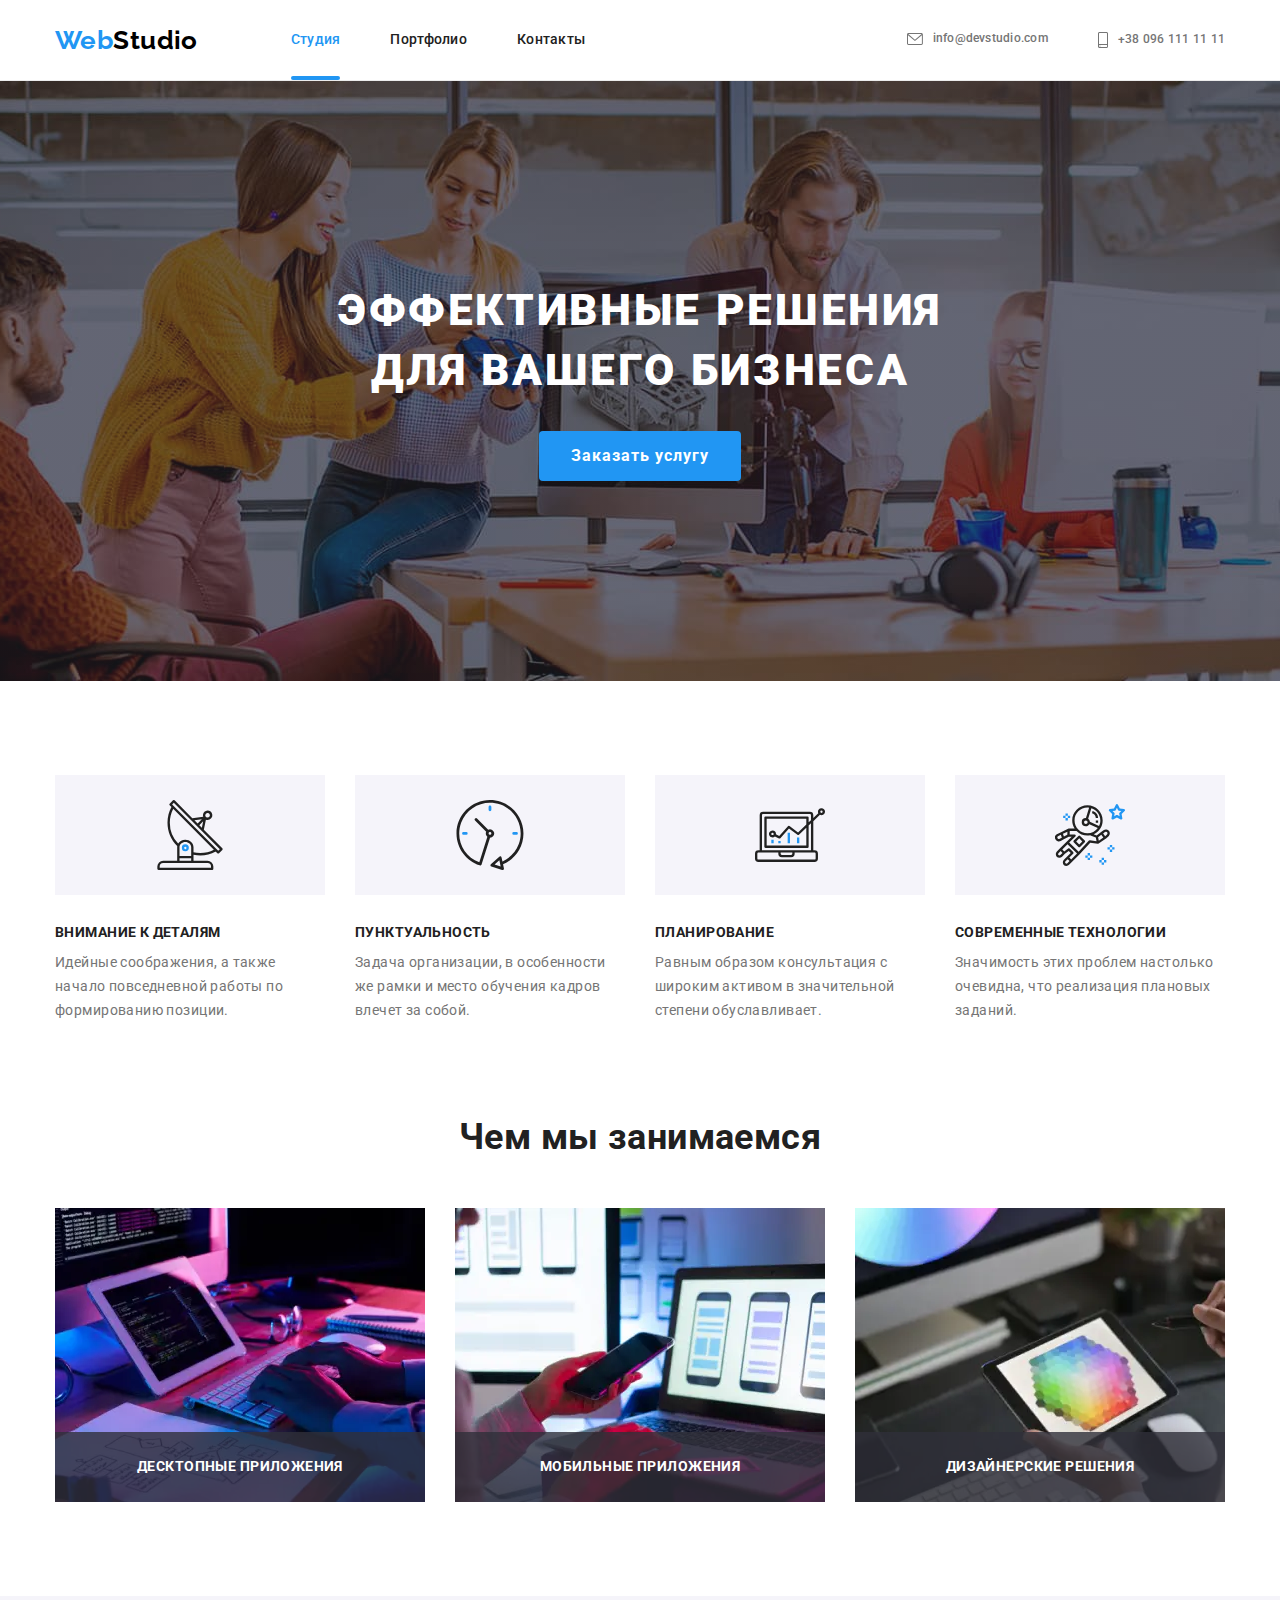
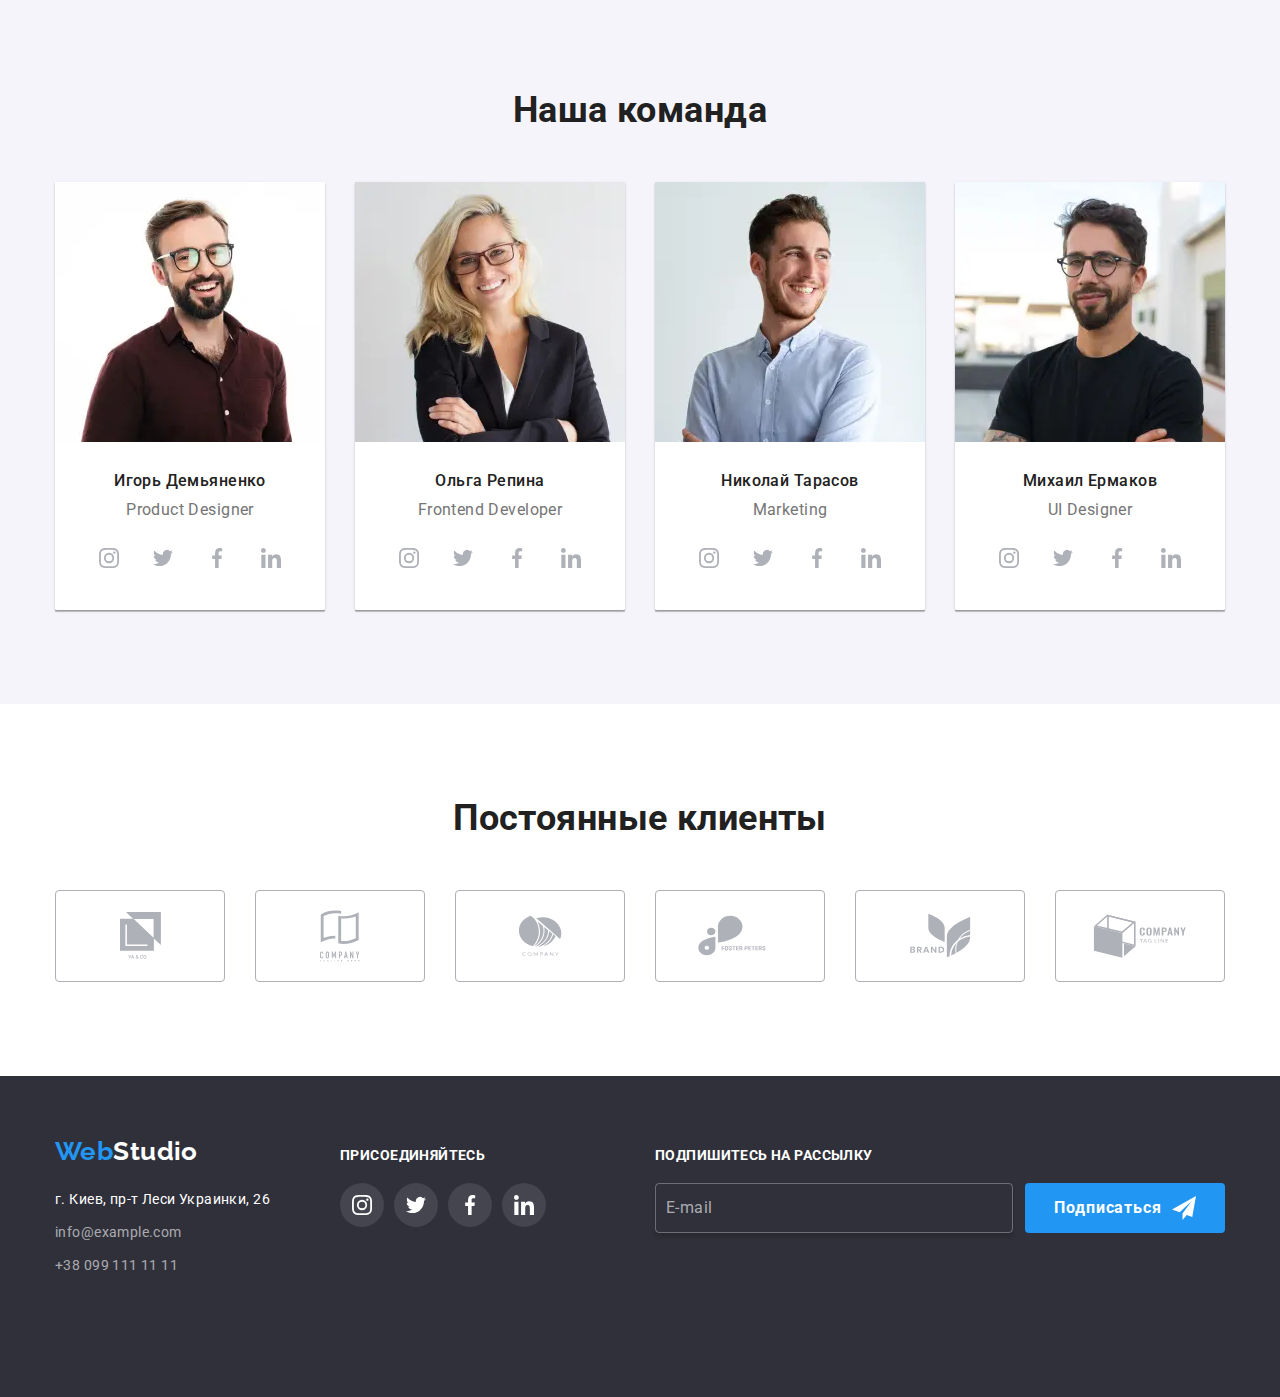
<file: index.html>
<!DOCTYPE html>
<html lang="ru">
<head>
    <meta charset="UTF-8">
    <meta http-equiv="X-UA-Compatible" content="IE=edge">
    <meta name="viewport" content="width=device-width, initial-scale=1.0">
    <title>Web Studio</title>
    <link rel="shortcut icon" href="./images/icons/favicon.ico">
    <link rel="preconnect" href="https://fonts.gstatic.com">
    <link rel="stylesheet" href="https://fonts.googleapis.com/css2?family=Raleway:wght@700&family=Roboto:wght@400;500;700;900&display=swap">

    <link rel="stylesheet" href="https://cdnjs.cloudflare.com/ajax/libs/modern-normalize/1.0.0/modern-normalize.min.css">
    <link rel="stylesheet" href="./css/main.min.css">
</head>

<body> 

    <!--! Шапка сайта-->
    <header class="header">
        <div class="container header__container">
            <nav class="header__navigation">
                <a class="logo animation" href="./index.html" lang="en"> <span class="logo__accent">Web</span>Studio</a>
                <ul class="site-nav">
                    <li class="site-nav__item"><a class="site-nav__link site-nav__link--active" href="./index.html" >Студия</a></li>
                    <li class="site-nav__item"><a class="site-nav__link" href="./portfolio.html" >Портфолио</a></li>
                    <li class="site-nav__item"><a class="site-nav__link" href="#" >Контакты</a></li>
                </ul>
            </nav>
            
            <button type="button" class="header__mobile-menu-btn is-open" aria-expanded="false" aria-controls="mobile-menu" data-menu-button>
                <svg class="header__mobile-menu-icon" width="40" height="40" aria-label="Переключатель мобильного меню">
                    <use href="./images/icons/sprite.svg#menu"></use>
                </svg>
            </button>

            <ul class="contact-nav">
                <li class="contact-nav__item">
                    <a class="contact-nav__link contact-nav__link--mail" href="mailto:info@devstudio.com" aria-label="отправить письмо">
                        <svg class="contact-nav__icon" width="16" height="12">
                            <use href="./images/icons/sprite.svg#envelope"></use>
                        </svg>
                        info@devstudio.com
                    </a>   
                </li>
                <li class="contact-nav__item">
                    <a class="contact-nav__link" href="tel:+380961111111" aria-label="позвонить">
                        <svg class="contact-nav__icon" width="10" height="16">
                            <use href="./images/icons/sprite.svg#smartphone"></use>
                        </svg>
                        +38 096 111 11 11
                    </a>
                </li>
            </ul>

            <div class="mobile-menu" id="mobile-menu" data-menu>
                <div class="container mobile-menu__container">
                    <div class="mobile-menu__wrapper">
                        <button class="mobile-menu__close-btn is-open" type="button" aria-expanded="false" aria-controls="mobile-menu" data-menu-close>
                            <svg width="40" height="40" aria-label="Переключатель мобильного меню">
                                <use class="mobile-menu__close-icon" href="./images/icons/sprite.svg#cross"></use>
                            </svg>
                        </button>
                        <ul class="mobile-menu__nav">
                            <li class="mobile-menu__nav-item"><a href="./index.html" class="mobile-menu__nav-link mobile-menu__nav-link--active">Студия</a></li>
                            <li class="mobile-menu__nav-item"><a href="./portfolio.html" class="mobile-menu__nav-link">Портфолио</a></li>
                            <li class="mobile-menu__nav-item"><a href="#" class="mobile-menu__nav-link">Контакты</a></li>
                        </ul>
                    </div>
                    <div class="mobile-menu__wrapper">
                        <ul class="mobile-menu__contacts">
                            <li class="mobile-menu__contact-item">
                                <a class="mobile-menu__contact-link" href="tel:+380961111111" aria-label="позвонить">
                                    +38 096 111 11 11
                                </a>
                            </li>
                            <li class="mobile-menu__contact-item">
                                <a class="mobile-menu__contact-link mobile-menu__contact-mail" href="mailto:info@devstudio.com" aria-label="отправить письмо">
                                    info@devstudio.com
                                </a>
                            </li>
                        </ul>
                        <ul class="mobile-menu__socials">
                            <li class="mobile-menu__social-item"> <a class="mobile-menu__social-link" href="#">Instagram</a></li>
                            <li class="mobile-menu__social-item"> <a class="mobile-menu__social-link" href="#">Twitter</a></li>
                            <li class="mobile-menu__social-item"> <a class="mobile-menu__social-link" href="#">Facebook</a></li>
                            <li class="mobile-menu__social-item"> <a class="mobile-menu__social-link" href="#">Linkedin</a></li>
                        </ul>
                    </div>
                </div>
            </div>
        </div>
    </header>

    <!--! Основное содержимое сайта-->
    <main>
        <!--Герой-->
        <section class="hero">
            <div class="container"> 
                <h1 class="hero__title">Эффективные решения для вашего бизнеса</h1>
                <button class="button" type="button" data-open-modal>Заказать услугу</button> 
            </div>   
        </section>

        <!--Преимущества-->
        <section class="features">
            <div class="container">
                <h2 class="section__title">Преимущества</h2>
                <ul class="feature-list">
                    <li class="feature-list__item">
                        <div class="feature-list__background">
                            <svg class="feature-list__icon" width="70" height="70">
                                <use href="./images/icons/sprite.svg#antenna"></use>
                            </svg>
                        </div>
                        <h3 class="feature-list__title">Внимание к деталям</h3>
                        <p class="feature-list__text">Идейные соображения, а также начало повседневной работы по формированию позиции.</p>
                    </li>
                    <li class="feature-list__item">
                        <div class="feature-list__background">
                            <svg class="feature-list__icon" width="70" height="70">
                                <use href="./images/icons/sprite.svg#clock"></use>
                            </svg>
                        </div>
                        <h3 class="feature-list__title">Пунктуальность</h3>
                        <p class="feature-list__text">Задача организации, в особенности же рамки и место обучения кадров влечет за собой.</p>
                    </li>
                    <li class="feature-list__item">
                        <div class="feature-list__background">
                            <svg class="feature-list__icon" width="70" height="70">
                                <use href="./images/icons/sprite.svg#diagram"></use>
                            </svg>
                        </div>
                        <h3 class="feature-list__title">Планирование</h3>
                        <p class="feature-list__text">Равным образом консультация с широким активом в значительной степени обуславливает.</p>
                    </li>
                    <li class="feature-list__item">
                        <div class="feature-list__background">
                            <svg class="feature-list__icon" width="70" height="70">
                                <use href="./images/icons/sprite.svg#astronaut"></use>
                            </svg>
                        </div>
                        <h3 class="feature-list__title"> Современные технологии</h3>
                        <p class="feature-list__text">Значимость этих проблем настолько очевидна, что реализация плановых заданий.</p>
                    </li>
                </ul>
            </div>
        </section>

        <!--Чем занимаемся-->
        <section class="services">
            <div class="container">
                <h2 class="section__title">Чем мы занимаемся</h2>
                <ul class="service-list">
                    <li class="service-list__item"> 
                        <div class="service-list__thumb">
                            <picture>
                            <source srcset="
                                ./images/main-page/desktop/desktop-apps-desktop.webp 1x,
                                ./images/main-page/desktop/desktop-apps-desktop@2x.webp 2x
                                " type="image/webp" media="(min-width: 1200px)" />
                            <source srcset="
                                ./images/main-page/desktop/desktop-apps-desktop.jpg 1x,
                                ./images/main-page/desktop/desktop-apps-desktop@2x.jpg 2x" media="(min-width: 1200px)" />
                            
                            <img class="service-list__image" src="#"
                                alt="веб-разработка"
                                />
                            </picture>
                            <div class="service-list__wrapper">
                                <h3 class="service-list__title">Десктопные приложения</h3>
                            </div>
                        </div>
                    </li>
                    <li class="service-list__item"> 
                        <div class="service-list__thumb">
                            <picture>
                                <source srcset="
                                    ./images/main-page/desktop/mobile-apps-desktop.webp 1x,
                                    ./images/main-page/desktop/mobile-apps-desktop@2x.webp 2x
                                    " type="image/webp" media="(min-width: 1200px)" />
                                <source srcset="
                                    ./images/main-page/desktop/mobile-apps-desktop.jpg 1x,
                                    ./images/main-page/desktop/mobile-apps-desktop@2x.jpg 2x" media="(min-width: 1200px)" />
                            
                                <img class="service-list__image" src="#" alt="мобильная адаптация сайта"
                                    />
                            </picture>
                            <div class="service-list__wrapper">
                                <h3 class="service-list__title">Мобильные приложения</h3>
                            </div>
                        </div>
                        
                    </li>
                    <li class="service-list__item"> 
                        <div class="service-list__thumb">
                            <picture>
                                <source srcset="
                                    ./images/main-page/desktop/design-solutions-desktop.webp 1x,
                                    ./images/main-page/desktop/design-solutions-desktop@2x.webp 2x
                                    " type="image/webp" media="(min-width: 1200px)" />
                                <source srcset="
                                    ./images/main-page/desktop/design-solutions-desktop.jpg 1x,
                                    ./images/main-page/desktop/design-solutions-desktop@2x.jpg 2x" media="(min-width: 1200px)" />
                            
                                <img class="service-list__image" src="#" alt="графический дизайн"
                                     />
                            </picture>
                            <div class="service-list__wrapper">
                                <h3 class="service-list__title">Дизайнерские решения</h3>
                            </div>
                        </div>
                    </li>
                </ul>
            </div>
        </section>

        <!--Команда-->
        <section class="staff">
            <div class="container">
                <h2 class="section__title">Наша команда</h2>
                <ul class="employee">
                    <li class="employee__card">
                        <picture>
                            <source srcset="
                                ./images/main-page/desktop/demianenko-desktop.webp 1x,
                                ./images/main-page/desktop/demianenko-desktop@2x.webp 2x
                                " 
                                type="image/webp" 
                                media="(min-width: 1200px)" />
                            <source srcset="
                                ./images/main-page/desktop/demianenko-desktop.jpg 1x,
                                ./images/main-page/desktop/demianenko-desktop@2x.jpg 2x" 
                                media="(min-width: 1200px)" />

                            <source srcset="
                                ./images/main-page/tablet/demianenko-tablet.webp 1x,
                                ./images/main-page/tablet/demianenko-tablet@2x.webp 2x
                                " 
                                type="image/webp" 
                                media="(min-width: 768px)" />
                            <source srcset="
                                ./images/main-page/tablet/demianenko-tablet.jpg 1x,
                                ./images/main-page/tablet/emianenko-tablet@2x.jpg 2x" 
                                media="(min-width: 768px)" />

                            <source srcset="
                                ./images/main-page/mobile/demianenko-mobile.webp 1x,
                                ./images/main-page/mobile/demianenko-mobile@2x.webp 2x
                                " 
                                type="image/webp" 
                                media="(max-width: 767px)" />
                            <source srcset="
                                ./images/main-page/mobile/demianenko-mobile.jpg 1x,
                                ./images/main-page/mobile/demianenko-mobile@2x.jpg 2x" 
                                media="(max-width: 767px)" />

                            <img class="employee__photo" src="/images/main-page/mobile/demianenko-mobile.jpg" alt="бородатый мужчина в очках и бордовой рубашке" 
                            />
                        </picture>
                        <div class="employee__info">
                            <h3 class="employee__name">Игорь Демьяненко</h3>
                            <p class="employee__position" lang="en">Product Designer</p>
                            <ul class="social-list">
                                <li class="social-list__item">
                                    <a class="social-list__network" href="#" aria-label="перейти в instagram сотрудника"> 
                                        <svg class="social-list__icon" width="20" height="20">
                                            <use href="./images/icons/sprite.svg#instagram"></use>
                                        </svg>
                                    </a>
                                </li>
                                <li class="social-list__item">
                                    <a class="social-list__network" href="#" aria-label="перейти в twitter сотрудника">
                                        <svg class="social-list__icon" width="20" height="20">
                                            <use href="./images/icons/sprite.svg#twitter"></use>
                                        </svg>
                                    </a>
                                </li>
                                <li class="social-list__item">
                                    <a class="social-list__network" href="#" aria-label="перейти в facebook сотрудника">
                                        <svg class="social-list__icon" width="20" height="20">
                                            <use href="./images/icons/sprite.svg#facebook"></use>
                                        </svg>
                                    </a>
                                </li>
                                <li class="social-list__item">
                                    <a class="social-list__network" href="#" aria-label="перейти в linkedin сотрудника">
                                        <svg class="social-list__icon" width="20" height="20">
                                            <use href="./images/icons/sprite.svg#linkedin"></use>
                                        </svg>
                                    </a>
                                </li>
                            </ul>
                        </div>
                    </li>
                    <li class="employee__card">
                        <picture>
                            <source srcset="
                                ./images/main-page/desktop/repina-desktop.webp 1x,
                                ./images/main-page/desktop/repina-desktop@2x.webp 2x
                                " type="image/webp" media="(min-width: 1200px)" />
                            <source srcset="
                                ./images/main-page/desktop/repina-desktop.jpg 1x,
                                ./images/main-page/desktop/repina-desktop@2x.jpg 2x" media="(min-width: 1200px)" />
                        
                            <source srcset="
                                ./images/main-page/tablet/repina-tablet.webp 1x,
                                ./images/main-page/tablet/repina-tablet@2x.webp 2x
                                " type="image/webp" media="(min-width: 768px)" />
                            <source srcset="
                                ./images/main-page/tablet/repina-tablet.jpg 1x,
                                ./images/main-page/tablet/repina-tablet@2x.jpg 2x" media="(min-width: 768px)" />
                        
                            <source srcset="
                                ./images/main-page/mobile/repina-mobile.webp 1x,
                                ./images/main-page/mobile/repina-mobile@2x.webp 2x
                                " type="image/webp" media="(max-width: 767px)" />
                            <source srcset="
                                ./images/main-page/mobile/repina-mobile.jpg 1x,
                                ./images/main-page/mobile/repina-mobile@2x.jpg 2x" media="(max-width: 767px)" />
                        
                            <img class="employee__photo" src="/images/main-page/mobile/repina-mobile.jpg" alt="светловолосая девушка в очках и костюме"
                                 />
                        </picture>
                        <div class="employee__info">
                            <h3 class="employee__name">Ольга Репина</h3>
                            <p class="employee__position" lang="en">Frontend Developer</p>
                            <ul class="social-list">
                                <li class="social-list__item">
                                    <a class="social-list__network" href="#" aria-label="перейти в instagram сотрудника">
                                        <svg class="social-list__icon" width="20" height="20">
                                            <use href="./images/icons/sprite.svg#instagram"></use>
                                        </svg>
                                    </a>
                                </li>
                                <li class="social-list__item">
                                    <a class="social-list__network" href="#" aria-label="перейти в twitter сотрудника">
                                        <svg class="social-list__icon" width="20" height="20">
                                            <use href="./images/icons/sprite.svg#twitter"></use>
                                        </svg>
                                    </a>
                                </li>
                                <li class="social-list__item">
                                    <a class="social-list__network" href="#" aria-label="перейти в facebook сотрудника">
                                        <svg class="social-list__icon" width="20" height="20">
                                            <use href="./images/icons/sprite.svg#facebook"></use>
                                        </svg>
                                    </a>
                                </li>
                                <li class="social-list__item">
                                    <a class="social-list__network" href="#" aria-label="перейти в linkedin сотрудника">
                                        <svg class="social-list__icon" width="20" height="20">
                                            <use href="./images/icons/sprite.svg#linkedin"></use>
                                        </svg>
                                    </a>
                                </li>
                            </ul>
                        </div>
                    </li>
                    <li class="employee__card">
                        <picture>
                            <source srcset="
                                ./images/main-page/desktop/tarasov-desktop.webp 1x,
                                ./images/main-page/desktop/tarasov-desktop@2x.webp 2x
                                " type="image/webp" media="(min-width: 1200px)" />
                            <source srcset="
                                ./images/main-page/desktop/tarasov-desktop.jpg 1x,
                                ./images/main-page/desktop/tarasov-desktop@2x.jpg 2x" media="(min-width: 1200px)" />
                        
                            <source srcset="
                                ./images/main-page/tablet/tarasov-tablet.webp 1x,
                                ./images/main-page/tablet/tarasov-tablet@2x.webp 2x
                                " type="image/webp" media="(min-width: 768px)" />
                            <source srcset="
                                ./images/main-page/tablet/tarasov-tablet.jpg 1x,
                                ./images/main-page/tablet/tarasov-tablet@2x.jpg 2x" media="(min-width: 768px)" />
                        
                            <source srcset="
                                ./images/main-page/mobile/tarasov-mobile.webp 1x,
                                ./images/main-page/mobile/tarasov-mobile@2x.webp 2x
                                " type="image/webp" media="(max-width: 767px)" />
                            <source srcset="
                                ./images/main-page/mobile/tarasov-mobile.jpg 1x,
                                ./images/main-page/mobile/tarasov-mobile@2x.jpg 2x" media="(max-width: 767px)" />
                        
                            <img class="employee__photo" src="/images/main-page/mobile/tarasov-mobile.jpg" alt="улыбающийся парень в светлой рубашке"
                                 />
                        </picture>
                        <div class="employee__info">
                            <h3 class="employee__name">Николай Тарасов</h3>
                            <p class="employee__position" lang="en">Marketing</p>
                            <ul class="social-list">
                                <li class="social-list__item">
                                    <a class="social-list__network" href="#" aria-label="перейти в instagram сотрудника">
                                        <svg class="social-list__icon" width="20" height="20">
                                            <use href="./images/icons/sprite.svg#instagram"></use>
                                        </svg>
                                    </a>
                                </li>
                                <li class="social-list__item">
                                    <a class="social-list__network" href="#" aria-label="перейти в twitter сотрудника">
                                        <svg class="social-list__icon" width="20" height="20">
                                            <use href="./images/icons/sprite.svg#twitter"></use>
                                        </svg>
                                    </a>
                                </li>
                                <li class="social-list__item">
                                    <a class="social-list__network" href="#" aria-label="перейти в facebook сотрудника">
                                        <svg class="social-list__icon" width="20" height="20">
                                            <use href="./images/icons/sprite.svg#facebook"></use>
                                        </svg>
                                    </a>
                                </li>
                                <li class="social-list__item">
                                    <a class="social-list__network" href="#" aria-label="перейти в linkedin сотрудника">
                                        <svg class="social-list__icon" width="20" height="20">
                                            <use href="./images/icons/sprite.svg#linkedin"></use>
                                        </svg>
                                    </a>
                                </li>
                            </ul>
                        </div>
                    </li>
                    <li class="employee__card">
                        <picture>
                            <source srcset="
                                ./images/main-page/desktop/ermakov-desktop.webp 1x,
                                ./images/main-page/desktop/ermakov-desktop@2x.webp 2x
                                " type="image/webp" media="(min-width: 1200px)" />
                            <source srcset="
                                ./images/main-page/desktop/ermakov-desktop.jpg 1x,
                                ./images/main-page/desktop/ermakov-desktop@2x.jpg 2x" media="(min-width: 1200px)" />
                                                
                            <source srcset="
                                ./images/main-page/tablet/ermakov-tablet.webp 1x,
                                ./images/main-page/tablet/ermakov-tablet@2x.webp 2x
                                " type="image/webp" media="(min-width: 768px)" />
                            <source srcset="
                                ./images/main-page/tablet/ermakov-tablet.jpg 1x,
                                ./images/main-page/tablet/ermakov-tablet@2x.jpg 2x" media="(min-width: 768px)" />
                                                
                            <source srcset="
                                ./images/main-page/mobile/ermakov-mobile.webp 1x,
                                ./images/main-page/mobile/ermakov-mobile@2x.webp 2x
                                " type="image/webp" media="(max-width: 767px)" />
                            <source srcset="
                                ./images/main-page/mobile/ermakov-mobile.jpg 1x,
                                ./images/main-page/mobile/ermakov-mobile@2x.jpg 2x" media="(max-width: 767px)" />
                                                
                            <img class="employee__photo" src="/images/main-page/mobile/ermakov-mobile.jpg" alt="темноволосый парень в очках и черной футболке"
                                 />
                        </picture>
                        <div class="employee__info">
                            <h3 class="employee__name">Михаил Ермаков</h3>
                            <p class="employee__position" lang="en">UI Designer</p>
                            <ul class="social-list">
                                <li class="social-list__item">
                                    <a class="social-list__network" href="#" aria-label="перейти в instagram сотрудника">
                                        <svg class="social-list__icon" width="20" height="20">
                                            <use href="./images/icons/sprite.svg#instagram"></use>
                                        </svg>
                                    </a>
                                </li>
                                <li class="social-list__item">
                                    <a class="social-list__network" href="#" aria-label="перейти в twitter сотрудника">
                                        <svg class="social-list__icon" width="20" height="20">
                                            <use href="./images/icons/sprite.svg#twitter"></use>
                                        </svg>
                                    </a>
                                </li>
                                <li class="social-list__item">
                                    <a class="social-list__network" href="#" aria-label="перейти в facebook сотрудника">
                                        <svg class="social-list__icon" width="20" height="20">
                                            <use href="./images/icons/sprite.svg#facebook"></use>
                                        </svg>
                                    </a>
                                </li>
                                <li class="social-list__item">
                                    <a class="social-list__network" href="#" aria-label="перейти в linkedin сотрудника">
                                        <svg class="social-list__icon" width="20" height="20">
                                            <use href="./images/icons/sprite.svg#linkedin"></use>
                                        </svg>
                                    </a>
                                </li>
                            </ul>
                        </div>
                    </li>
                </ul>
            </div>
        </section>

        <!--Постоянные клиенты-->
        <section class="clients">
            <div class="container">
                <h2 class="section__title">Постоянные клиенты</h2>
                <ul class="client-list">
                    <li class="client-list__item"> 
                        <a class="client-list__link" href="#" aria-label="перейти на сайт клиента"> 
                            <svg class="client-list__logo" width="41" height="47">
                                <use href="./images/icons/sprite.svg#client1"></use>
                            </svg>
                         </a>
                    </li>
                    <li class="client-list__item"> 
                        <a class="client-list__link" href="#" aria-label="перейти на сайт клиента"> 
                            <svg class="client-list__logo" width="40" height="52">
                                <use href="./images/icons/sprite.svg#client2"></use>
                            </svg> 
                        </a>
                    </li>
                    <li class="client-list__item"> 
                        <a class="client-list__link" href="#" aria-label="перейти на сайт клиента">
                            <svg class="client-list__logo" width="44" height="41">
                                <use href="./images/icons/sprite.svg#client3"></use>
                            </svg> 
                        </a>
                    </li>
                    <li class="client-list__item"> 
                        <a class="client-list__link" href="#" aria-label="перейти на сайт клиента"> 
                            <svg class="client-list__logo" width="84" height="41">
                                <use href="./images/icons/sprite.svg#client4"></use>
                            </svg> 
                        </a>
                    </li>
                    <li class="client-list__item"> 
                        <a class="client-list__link" href="#" aria-label="перейти на сайт клиента"> 
                            <svg class="client-list__logo" width="63" height="45">
                                <use href="./images/icons/sprite.svg#client5"></use>
                            </svg> 
                        </a>
                    </li>
                    <li class="client-list__item"> 
                        <a class="client-list__link" href="#" aria-label="перейти на сайт клиента"> 
                            <svg class="client-list__logo" width="94" height="44" >
                                <use href="./images/icons/sprite.svg#client6"></use> 
                            </svg> 
                        </a>
                    </li>
                </ul>
            </div>
        </section>
    </main>

    <!--! Футер сайта-->
    <footer class="footer">
        <div class="container footer__container">
            <div class="company-address">
                <a class="logo footer__logo" href="./index.html" lang="en"><span class="logo__accent">Web</span>Studio</a>
                <!--Адресс-->
                <address class="company-address__box">
                    <ul class="company-address__list">
                        <li class="company-address__item"><a class="company-address__link company-address__link--location" href="https://goo.gl/maps/PGMQsES6wP2p5XiY7" target="_blank"
                                rel="noopener noreferrer">
                                г. Киев, пр-т Леси Украинки, 26</a></li>
                        <li class="company-address__item"><a class="company-address__link company-address__link--mail" href="mailto:info@example.com">info@example.com</a></li>
                        <li class="company-address__item"><a class="company-address__link" href="tel:+380991111111">+38 099 111 11 11</a></li>
                    </ul>
                </address>
            </div>
            <div class="company-socials">
                <b class="company-socials__call">присоединяйтесь</b>
                <ul class="social-list">
                    <li class="social-list__item">
                        <a class="social-list__network social-list__network--grey" href="#" aria-label="перейти в instagram компании">
                            <svg class="social-list__icon social-list__icon--white" width="20" height="20">
                                <use href="./images/icons/sprite.svg#instagram"></use>
                            </svg>
                        </a>
                    </li>
                    <li class="social-list__item"> 
                        <a class="social-list__network social-list__network--grey" href="#" aria-label="перейти в twitter компании">
                            <svg class="social-list__icon social-list__icon--white" width="20" height="20">
                                <use href="./images/icons/sprite.svg#twitter"></use>
                            </svg>
                        </a>
                    </li>
                    <li class="social-list__item"> 
                        <a class="social-list__network social-list__network--grey" href="#" aria-label="перейти в facebook компании">
                            <svg class="social-list__icon social-list__icon--white" width="20" height="20">
                                <use href="./images/icons/sprite.svg#facebook"></use>
                            </svg>
                        </a>
                    </li>
                    <li class="social-list__item"> 
                        <a class="social-list__network social-list__network--grey" href="#" aria-label="перейти в linkedin компании">
                            <svg class="social-list__icon social-list__icon--white" width="20" height="20">
                                <use href="./images/icons/sprite.svg#linkedin"></use>
                            </svg>
                        </a>
                    </li>
                </ul>
            </div>
            
            <div class="subscription">
                <b class="subscription__call">подпишитесь на рассылку</b>
                <div class="subscription__box">
                    <form class="subscription__form" name="signup_form" autocomplete="on" novalidate>
                        <label class="subscription__field">
                            <input class="subscription__input" type="email" name="email" placeholder="E-mail" />
                        </label>
                        <button class="button button--size" type="button">
                            Подписаться
                            <svg class="button__icon" width="24" height="24">
                                <use href="./images/icons/sprite.svg#send"></use>
                            </svg>
                        </button>
                    </form>
                </div>
            </div>
        </div>
    </footer>


    <!--! Модальное окно -->
    <div class="backdrop is-hidden" data-backdrop>
        <div class="modal">
            <button class="modal__close-btn" type="button" data-close-modal>
                <svg class="modal__close-icon" width="18" height="18">
                    <use href="./images/icons/sprite.svg#cross"></use>
                </svg>
            </button>
            
            <form class="form">
                <b class="form__call">Оставьте свои данные, мы вам перезвоним</b>
                
                <label class="form__field">
                    <span class="form__label">Имя</span>
                    <input class="form__input" type="text" name="name" minlength="2" autofocus required>
                    <svg class="form__icon" width="18" height="18">
                        <use href="./images/icons/sprite.svg#person"></use>
                    </svg>  
                </label>
            
                <label class="form__field">
                    <span class="form__label">Телефон</span>
                    <svg class="form__icon" width="18" height="18">
                        <use href="./images/icons/sprite.svg#phone"></use>
                    </svg>
                    
                    <input class="form__input" type="tel" name="tel" required
                    pattern="[0-9]{3}-[0-9]{3}-[0-9]{2}-[0-9]{2}" title="099-111-11-11">
                </label>
                            
                <label class="form__field">
                    <span class="form__label">Почта</span>
                    <svg class="form__icon" width="18" height="18">
                        <use href="./images/icons/sprite.svg#email"></use>
                    </svg>
                    
                    <input class="form__input" type="email" name="mail" required>
                </label>
                            
                <label class="form__field comment">
                    <span class="form__label">Комментарий</span>
                    <textarea class="form__textarea" name="comment" placeholder="Введите текст"></textarea>
                </label>
            
                <label class="form__field policy">
                    <input class="form__checkbox" type="checkbox" name="policy" required>
                            <svg class="form__icon-checkbox" width="16" height="15">
                                <use href="./images/icons/sprite.svg#check"></use>
                            </svg>
                    <span class="form__label-checkbox">
                        Соглашаюсь с рассылкой и принимаю 
                        <a class="form__link" href="#">Условия договора</a>
                    </span>
                </label>
             
                <button class="button button--send" type="submit">Отправить</button>
            </form>
            
        </div>
    </div>

    <!--! Скрипт-->
    <script src="./js/modal.js"></script>

    <script src="./js/header.js"></script>

    <script src="./js/menu.js"></script>

</body>

</html>
</file>
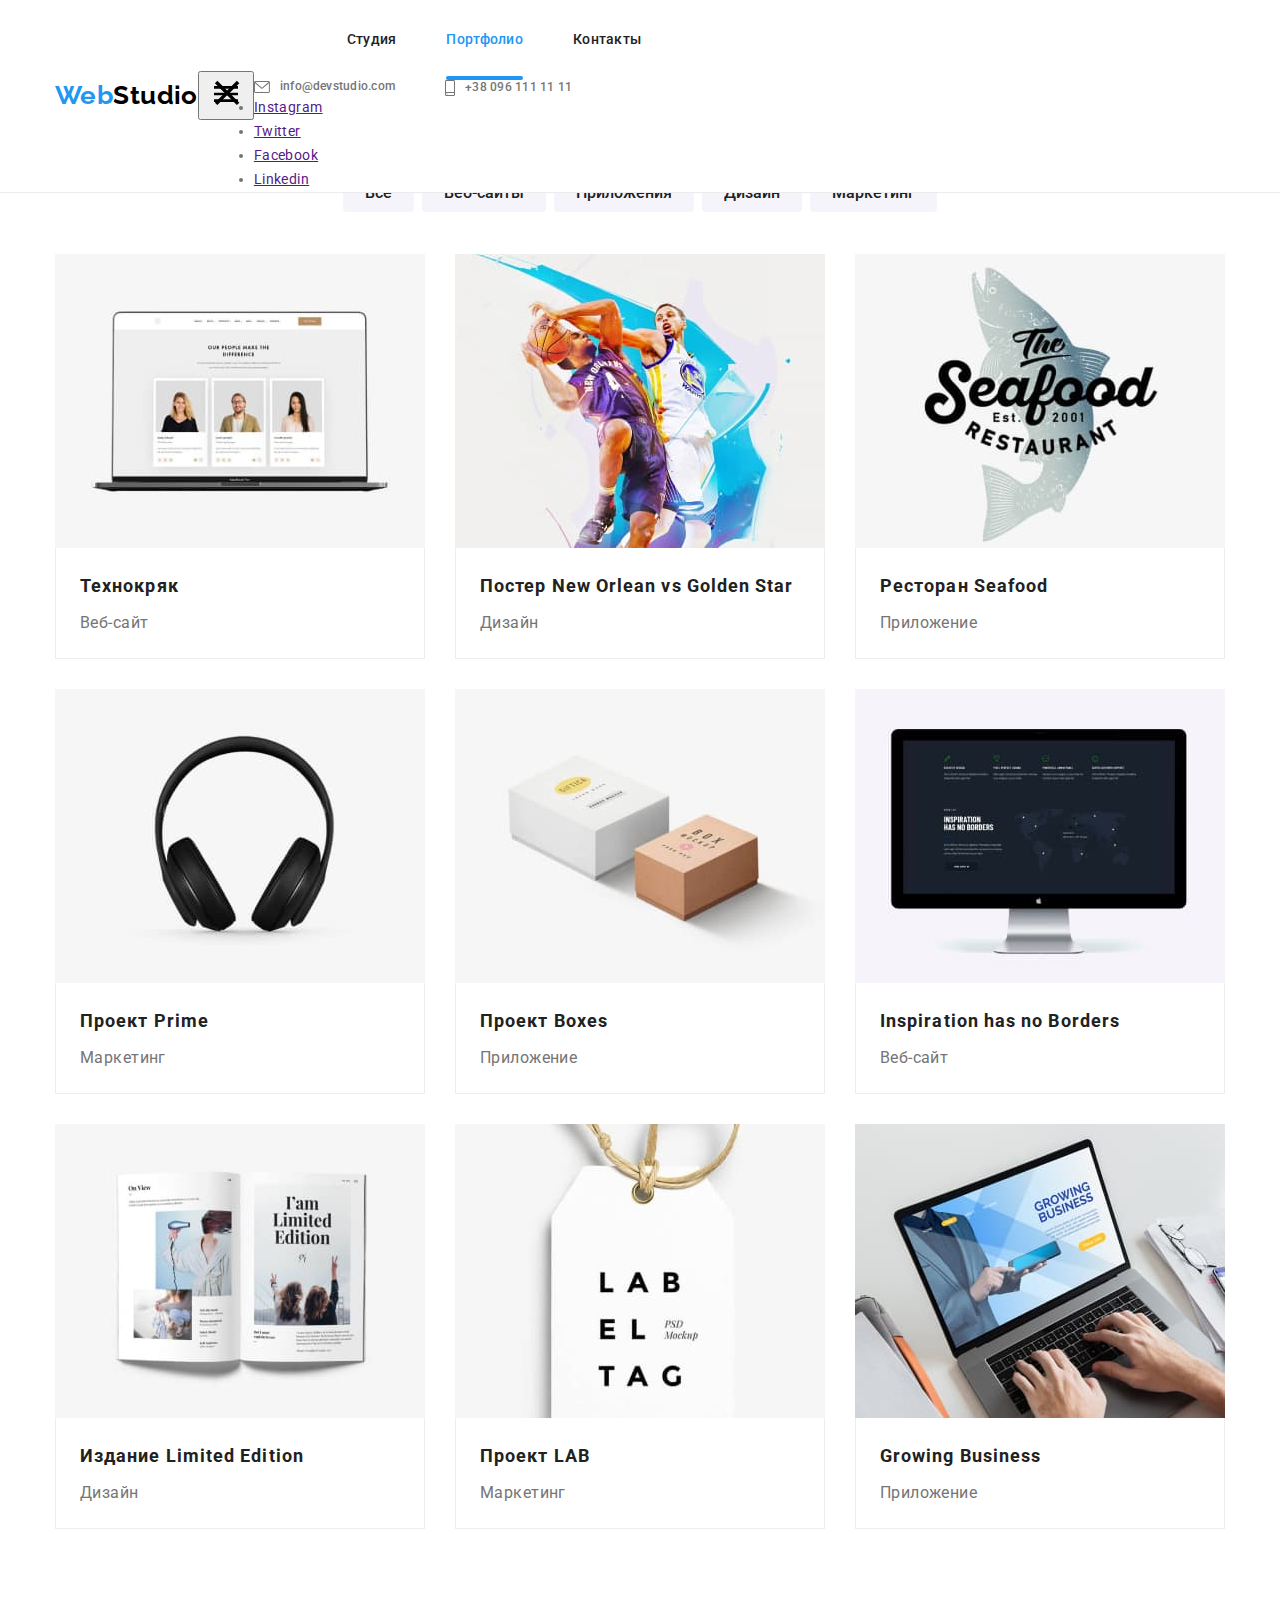
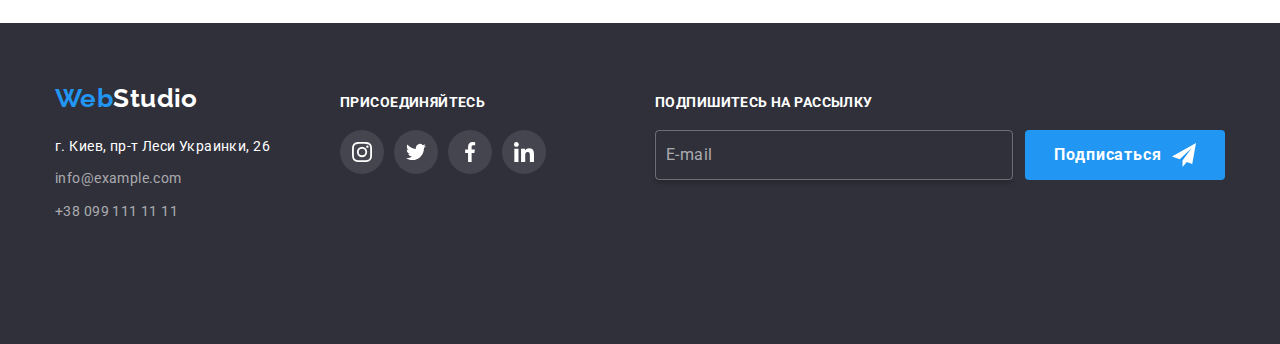
<file: portfolio.html>
<!DOCTYPE html>
<html lang="ru">

<head>
   <meta charset="UTF-8">
   <meta http-equiv="X-UA-Compatible" content="IE=edge">
   <meta name="viewport" content="width=device-width, initial-scale=1.0">
   <title>Web Studio</title>
   <link rel="shortcut icon" href="./images/icons/favicon.ico">
   <link rel="preconnect" href="https://fonts.gstatic.com">
   <link rel="stylesheet" href="https://fonts.googleapis.com/css2?family=Raleway:wght@700&family=Roboto:wght@400;500;700;900&display=swap">
   <!-- <link rel="stylesheet" href="https://cdnjs.cloudflare.com/ajax/libs/modern-normalize/1.0.0/modern-normalize.min.css">
   <link rel="stylesheet" href="./css/styles.css"> -->

      <link rel="stylesheet" href="https://cdnjs.cloudflare.com/ajax/libs/modern-normalize/1.0.0/modern-normalize.min.css">
      <link rel="stylesheet" href="./css/portfolio.min.css">
</head>

<body> 

   <!--! Шапка сайта-->
   <header class="header">
      <div class="container header__container">
         <nav class="header__navigation">
            <a class="logo animation" href="./index.html" lang="en"> <span class="logo__accent">Web</span>Studio</a>
            <button type="button" class="menu-button is-open" aria-expanded="false" aria-controls="menu-container"
               data-menu-button>
               <svg width="40" height="40" aria-label="Переключатель мобильного меню">
                  <use class="menu-button_icon-cross" href="./images/icons/sprite.svg#cross"></use>
                  <use class="menu-button_icon-menu" href="./images/icons/sprite.svg#menu"></use>
               </svg>
            </button>
   
   
            <div class="menu-container is-open" id="menu-container" data-menu>
               <ul class="site-nav">
                  <li class="site-nav__item"><a class="site-nav__link"
                        href="./index.html">Студия</a></li>
                  <li class="site-nav__item"><a class="site-nav__link site-nav__link--active" href="./portfolio.html">Портфолио</a></li>
                  <li class="site-nav__item"><a class="site-nav__link" href="">Контакты</a></li>
               </ul>
   
               <ul class="contact-nav">
                  <li class="contact-nav__item">
                     <a class="contact-nav__link" href="mailto:info@devstudio.com" aria-label="отправить письмо">
                        <svg class="contact-nav__icon" width="16" height="12">
                           <use href="./images/icons/sprite.svg#envelope"></use>
                        </svg>
                        info@devstudio.com
                     </a>
                  </li>
                  <li class="contact-nav__item">
                     <a class="contact-nav__link contact-nav__link--tel" href="tel:+380961111111" aria-label="позвонить">
                        <svg class="contact-nav__icon" width="10" height="16">
                           <use href="./images/icons/sprite.svg#smartphone"></use>
                        </svg>
                        +38 096 111 11 11
                     </a>
                  </li>
               </ul>
               <ul class="socials-nav">
                  <li class="socials-nav_item"> <a class="socials-nav_link" href="">Instagram</a></li>
                  <li class="socials-nav_item"> <a class="socials-nav_link" href="">Twitter</a></li>
                  <li class="socials-nav_item"> <a class="socials-nav_link" href="">Facebook</a></li>
                  <li class="socials-nav_item"> <a class="socials-nav_link" href="">Linkedin</a></li>
               </ul>
   
            </div>
         </nav>
      </div>
   </header>

   
   <!--! Основное содержимое портфолио-->
   <main>
      <section class="portfolio">
         <div class="container">
               <h1 class="portfolio__title">Демонстрация проектов</h1>
               <ul class="filter-list">
                  <li class="filter-list__item"><button class="filter-list__category" type="button">Все</button></li>
                  <li class="filter-list__item"><button class="filter-list__category" type="button">Веб-сайты</button></li>
                  <li class="filter-list__item"><button class="filter-list__category" type="button">Приложения</button></li>
                  <li class="filter-list__item"><button class="filter-list__category" type="button">Дизайн</button></li>
                  <li class="filter-list__item"><button class="filter-list__category" type="button">Маркетинг</button></li>
               </ul>
               <ul class="portfolio__list">
                  <li class="portfolio__item">
                     <a class="project" href="">
                        <div class="project__thumb">
                           <img class="project__image" src="./images/portfolio/technokriak.jpg" alt="ноутбук с сайтом проекта" width="370" height="294">
                           <div class="project__wrapper">
                              <p class="project__description">Технокряк это современная площадка распространения коронавируса. Компании используют эту платформу для цифрового 
                               шпионажа и атак на защищённые сервера конкурентов.</p>
                           </div>
                        </div>
                           <div class="project__info">
                              <h2 class="project__title">Технокряк</h2>
                              <p class="project__subtitle">Веб-сайт</p>   
                           </div>  
                     </a>
                  </li>
                  <li class="portfolio__item">
                     <a class="project" href="">
                        <div class="project__thumb">
                           <img class="project__image" src="./images/portfolio/poster.jpg" alt="плакат с баскетболистами" width="370" height="294">
                           <div class="project__wrapper">
                              <p class="project__description">Технокряк это современная площадка распространения коронавируса. Компании используют эту платформу для цифрового
                              шпионажа и атак на защищённые сервера конкурентов.</p>
                           </div>
                        </div>
                           <div class="project__info">
                              <h2 class="project__title">Постер <span lang="en">New Orlean vs Golden Star</span></h2>
                              <p class="project__subtitle">Дизайн</p>
                           </div>
                     </a>
                  </li>
                  <li class="portfolio__item">
                     <a class="project" href="">
                           <div class="project__thumb">
                              <img class="project__image" src="./images/portfolio/restaurant.jpg" alt="логотип реторана" width="370" height="294">
                              <div class="project__wrapper">
                                 <p class="project__description">Технокряк это современная площадка распространения коронавируса. Компании используют эту платформу для цифрового
                                 шпионажа и атак на защищённые сервера конкурентов.</p>
                              </div>
                           </div>
                              <div class="project__info">
                                 <h2 class="project__title">Ресторан <span lang="en">Seafood</span></h2>
                                 <p class="project__subtitle">Приложение</p>
                              </div>
                     </a>
                  </li>
                  <li class="portfolio__item">
                     <a class="project" href="">
                        <div class="project__thumb">
                           <img class="project__image" src="./images/portfolio/prime.jpg" alt="наушники" width="370" height="294">
                           <div class="project__wrapper">
                              <p class="project__description">Технокряк это современная площадка распространения коронавируса. Компании используют эту платформу для цифрового
                              шпионажа и атак на защищённые сервера конкурентов.</p>
                           </div>
                        </div>
                           <div class="project__info">
                              <h2 class="project__title">Проект <span lang="en">Prime</span></h2>
                              <p class="project__subtitle">Маркетинг</p>
                           </div>
                     </a>
                  </li>
                  <li class="portfolio__item">
                     <a class="project" href="">
                        <div class="project__thumb">
                           <img class="project__image" src="./images/portfolio/boxes.jpg" alt="две коробки" width="370" height="294">
                           <div class="project__wrapper">
                              <p class="project__description">Технокряк это современная площадка распространения коронавируса. Компании используют эту платформу для цифрового
                              шпионажа и атак на защищённые сервера конкурентов.</p>
                           </div>
                        </div>
                           <div class="project__info">
                              <h2 class="project__title">Проект <span lang="en">Boxes</span></h2>
                              <p class="project__subtitle">Приложение</p>
                           </div>
                     </a>
                  </li>
                  <li class="portfolio__item">
                     <a class="project" href="">
                        <div class="project__thumb">
                           <img class="project__image" src="./images/portfolio/inspiration.jpg" alt="монитор с картой мира" width="370" height="294">
                           <div class="project__wrapper">
                              <p class="project__description">Технокряк это современная площадка распространения коронавируса. Компании используют эту платформу для цифрового
                              шпионажа и атак на защищённые сервера конкурентов.</p>
                           </div>
                        </div>
                           <div class="project__info">
                              <h2 class="project__title" lang="en">Inspiration has no Borders</h2>
                              <p class="project__subtitle">Веб-сайт</p>
                           </div>
                     </a>
                  </li>
                  <li class="portfolio__item">
                     <a class="project" href="">
                        <div class="project__thumb">
                           <img class="project__image" src="./images/portfolio/edition.jpg" alt="глянцевый журнал" width="370" height="294">
                           <div class="project__wrapper">
                              <p class="project__description">Технокряк это современная площадка распространения коронавируса. Компании используют эту платформу для цифрового
                              шпионажа и атак на защищённые сервера конкурентов.</p>
                           </div>
                        </div>
                           <div class="project__info">
                              <h2 class="project__title">Издание <span lang="en">Limited Edition</span></h2>
                              <p class="project__subtitle">Дизайн</p>
                           </div>
                     </a>
                  </li>
                  <li class="portfolio__item">
                     <a class="project" href="">
                        <div class="project__thumb">
                           <img class="project__image" src="./images/portfolio/lab.jpg" alt="этикетка" width="370" height="294">
                           <div class="project__wrapper">
                              <p class="project__description">Технокряк это современная площадка распространения коронавируса. Компании используют эту платформу для цифрового
                              шпионажа и атак на защищённые сервера конкурентов.</p>
                           </div>
                        </div>
                           <div class="project__info">
                              <h2 class="project__title">Проект <span lang="en">LAB</span></h2>
                              <p class="project__subtitle">Маркетинг</p>
                           </div>
                     </a>
                  </li>
                  <li class="portfolio__item">
                     <a class="project" href="">
                        <div class="project__thumb">
                           <img class="project__image" src="./images/portfolio/business.jpg" alt="ноутбук с запущенным приложением" width="370" height="294">
                           <div class="project__wrapper">
                              <p class="project__description">Технокряк это современная площадка распространения коронавируса. Компании используют эту платформу для цифрового
                              шпионажа и атак на защищённые сервера конкурентов.</p>
                           </div>
                        </div>
                           <div class="project__info">
                              <h2 class="project__title" lang="en">Growing Business</h2>
                              <p class="project__subtitle">Приложение</p>
                           </div>
                     </a>
                  </li>
               </ul>
         </div>
      </section>

   </main>

   <!--! Футер сайта-->
   <footer class="footer">
      <div class="container footer__container">
         <div class="company-address">
            <a class="logo footer__logo" href="./index.html" lang="en"><span class="logo__accent">Web</span>Studio</a>
            <!--Адресс-->
            <address class="company-address__box">
               <ul class="company-address__list">
                  <li class="company-address__item"><a class="company-address__link company-address__link--location"
                        href="https://goo.gl/maps/PGMQsES6wP2p5XiY7" target="_blank" rel="noopener noreferrer">
                        г. Киев, пр-т Леси Украинки, 26</a></li>
                  <li class="company-address__item"><a class="company-address__link company-address__link--mail"
                        href="mailto:info@example.com">info@example.com</a></li>
                  <li class="company-address__item"><a class="company-address__link" href="tel:+380991111111">+38 099 111
                        11 11</a></li>
               </ul>
            </address>
         </div>
         <div class="company-socials">
            <b class="company-socials__call">присоединяйтесь</b>
            <ul class="social-list">
               <li class="social-list__item">
                  <a class="social-list__network social-list__network--grey" href=""
                     aria-label="перейти в instagram компании">
                     <svg class="social-list__icon social-list__icon--white" width="20" height="20">
                        <use href="./images/icons/sprite.svg#instagram"></use>
                     </svg>
                  </a>
               </li>
               <li class="social-list__item">
                  <a class="social-list__network social-list__network--grey" href=""
                     aria-label="перейти в twitter компании">
                     <svg class="social-list__icon social-list__icon--white" width="20" height="20">
                        <use href="./images/icons/sprite.svg#twitter"></use>
                     </svg>
                  </a>
               </li>
               <li class="social-list__item">
                  <a class="social-list__network social-list__network--grey" href=""
                     aria-label="перейти в facebook компании">
                     <svg class="social-list__icon social-list__icon--white" width="20" height="20">
                        <use href="./images/icons/sprite.svg#facebook"></use>
                     </svg>
                  </a>
               </li>
               <li class="social-list__item">
                  <a class="social-list__network social-list__network--grey" href=""
                     aria-label="перейти в linkedin компании">
                     <svg class="social-list__icon social-list__icon--white" width="20" height="20">
                        <use href="./images/icons/sprite.svg#linkedin"></use>
                     </svg>
                  </a>
               </li>
            </ul>
         </div>
   
         <div class="subscription">
            <b class="subscription__call">подпишитесь на рассылку</b>
            <div class="subscription__box">
               <form class="subscription__form" name="signup_form" autocomplete="on" novalidate>
                  <label class="subscription__field">
                     <input class="subscription__input" type="email" name="email" placeholder="E-mail" />
                  </label>
                  <button class="button button--size" type="button">
                     Подписаться
                     <svg class="button__icon" width="24" height="24">
                        <use href="./images/icons/sprite.svg#send"></use>
                     </svg>
                  </button>
               </form>

            </div>
         </div>
      </div>
   </footer>
   
</body>

</html>
</file>
<file: css/main.min.css>
.mobile-menu__nav,.mobile-menu__contacts,.mobile-menu__socials,.social-list,.site-nav,.contact-nav,.feature-list,.service-list,.employee,.client-list,.company-address__list{list-style:none;padding:0;margin:0}.form__checkbox,.features .section__title{position:absolute;width:1px;height:1px;margin:-1px;border:0;padding:0;white-space:nowrap;clip-path:inset(100%);clip:rect(0 0 0 0);overflow:hidden}.mobile-menu__nav-link,.mobile-menu__contact-link,.mobile-menu__social-link,.site-nav__link,.contact-nav__link{display:block;font-weight:500;font-size:inherit;line-height:1.14;letter-spacing:0.02em;text-decoration:none;font-style:normal}.mobile-menu__nav-link:hover,.mobile-menu__contact-link:hover,.mobile-menu__social-link:hover,.site-nav__link:hover,.contact-nav__link:hover,.mobile-menu__nav-link:focus,.mobile-menu__contact-link:focus,.mobile-menu__social-link:focus,.site-nav__link:focus,.contact-nav__link:focus{color:#2196f3}body{padding-top:60px;background-color:#fff;color:#757575;font-family:Roboto,sans-serif;font-weight:400;font-size:14px;line-height:1.71;letter-spacing:0.03em}@media screen and (min-width: 768px){body{padding-top:80px}}body.modal-open{overflow:hidden}img{display:block;max-width:100%;height:auto}h1,h2,h3,h4,h5,h6,p{margin-top:0;margin-bottom:0}ul,ol{margin-top:0;margin-bottom:0;padding-left:0}.clients{padding-top:60px;padding-right:0;padding-bottom:60px;padding-left:0}@media screen and (min-width: 1200px){.clients{padding-top:94px;padding-right:0;padding-bottom:94px;padding-left:0}}.features{padding-top:60px;padding-right:0;padding-bottom:60px;padding-left:0}@media screen and (min-width: 1200px){.features{padding-top:94px;padding-right:0;padding-bottom:47px;padding-left:0}}.services{padding-top:47px;padding-right:0;padding-bottom:94px;padding-left:0}@media screen and (max-width: 1199px){.services{display:none}}.staff{padding-top:60px;padding-right:0;padding-bottom:60px;padding-left:0;background-color:#f5f4fa}@media screen and (min-width: 1200px){.staff{padding-top:94px;padding-right:0;padding-bottom:94px;padding-left:0}}.portfolio{padding-top:60px;padding-right:0;padding-bottom:60px;padding-left:0}@media screen and (min-width: 1200px){.portfolio{padding-top:94px;padding-right:0;padding-bottom:94px;padding-left:0}}.container{padding-left:15px;padding-right:15px;margin:0 auto}@media screen and (min-width: 480px){.container{width:480px}}@media screen and (min-width: 768px){.container{width:768px}}@media screen and (min-width: 1200px){.container{width:1200px}}@media screen and (max-width: 767px){.mobile-menu{position:fixed;top:0;left:0;width:100vw;height:100vh;background-color:#fff;overflow:auto;opacity:0;visibility:hidden;pointer-events:none}}@media screen and (min-width: 768px){.mobile-menu{display:none}}.mobile-menu__container{position:relative;padding:48px 40px;height:100%;width:100%;display:flex;flex-direction:column;justify-content:space-between}.mobile-menu__close-btn{position:absolute;top:10px;right:0;width:40px;height:40px;border:none;background-color:transparent;padding:0;border-radius:50%;cursor:pointer}.mobile-menu__close-btn:hover .mobile-menu__close-icon,.mobile-menu__close-btn:focus .mobile-menu__close-icon{fill:#2196f3}.mobile-menu.is-open{opacity:1;visibility:visible;pointer-events:auto}.mobile-menu__nav-item:not(:last-child){margin-bottom:32px}.mobile-menu__nav-link{color:#212121;transition:color 250ms cubic-bezier(0.4, 0, 0.2, 1);font-size:40px;line-height:1.17}.mobile-menu__nav-link--active{color:#2196f3}.mobile-menu__contacts{margin-bottom:64px}.mobile-menu__contact-item:not(:last-child){margin-bottom:32px}.mobile-menu__contact-link{color:#2196f3;transition:color 250ms cubic-bezier(0.4, 0, 0.2, 1);font-size:34px;letter-spacing:0.02em}.mobile-menu__contact-mail{font-size:24px;color:#757575}.mobile-menu__socials{display:flex;flex-wrap:wrap}.mobile-menu__social-item:not(:last-child){margin-right:20px;position:relative}.mobile-menu__social-item:not(:last-child)::after{content:"";position:absolute;width:1px;height:22px;right:-10px;top:0px;background-color:rgba(33,33,33,0.2)}.mobile-menu__social-link{color:#2196f3;font-size:18px;line-height:1.22;letter-spacing:0.02em}.logo{color:#000;font-family:Raleway,sans-serif;font-weight:700;font-size:24px;line-height:1.16;text-decoration:none;font-style:normal}@media screen and (min-width: 1200px){.logo{font-size:26px;line-height:1.19}}.footer__logo{color:#fff}.logo__accent{color:#2196f3}@keyframes beat{0%{transform:scale(1)}14%{transform:scale(1.15)}28%{transform:scale(1)}42%{transform:scale(1.15)}70%{transform:scale(1)}}.animation{animation-name:beat;animation-duration:750ms;animation-timing-function:ease-in-out}.hero__title{display:block;margin:0 auto 30px;color:#fff;font-weight:900;font-size:26px;line-height:1.62;letter-spacing:0.06em;text-transform:uppercase}@media screen and (min-width: 480px){.hero__title{width:360px}}@media screen and (min-width: 1200px){.hero__title{width:696px;font-size:44px;line-height:1.36}}.button{display:flex;align-items:center;justify-content:center;min-width:200px;padding:10px 32px;margin-left:auto;margin-right:auto;border-radius:4px;border:none;color:#fff;background-color:#2196f3;font-family:inherit;font-weight:700;font-size:16px;line-height:1.87;text-align:center;letter-spacing:0.06em;cursor:pointer;transition:background-color 250ms cubic-bezier(0.4, 0, 0.2, 1),box-shadow 250ms cubic-bezier(0.4, 0, 0.2, 1)}.button:hover,.button:focus{background-color:#188ce8;box-shadow:0px 4px 4px 0px rgba(0,0,0,0.15)}.section__title{margin-bottom:30px;color:#212121;text-align:center;font-size:28px;line-height:1.18}@media screen and (min-width: 1200px){.section__title{margin-bottom:50px;font-size:36px;line-height:1.16}}.social-list{display:flex;align-items:center;justify-content:center}.social-list__item:not(:last-child){margin-right:10px}.social-list__network{display:flex;align-items:center;justify-content:center;width:44px;height:44px;border-radius:50%;background-color:#fff;transition:background-color 250ms cubic-bezier(0.4, 0, 0.2, 1)}.social-list__network:hover,.social-list__network:focus{background-color:#2196f3}.social-list__network:hover .social-list__icon,.social-list__network:focus .social-list__icon{fill:#fff}.social-list__icon{fill:#afb1b8;transition:fill 250ms cubic-bezier(0.4, 0, 0.2, 1)}.backdrop{position:fixed;top:0;left:0;width:100%;height:100%;background-color:rgba(0,0,0,0.2);opacity:1;z-index:99;transition:opacity 250ms cubic-bezier(0.4, 0, 0.2, 1),visability 250ms cubic-bezier(0.4, 0, 0.2, 1);overflow-y:scroll}.backdrop.is-hidden{opacity:0;pointer-events:none;visibility:hidden}.backdrop.is-hidden .modal{transform:translate(-50%, -50%) scale(1.2)}.modal{position:fixed;top:50%;left:50%;padding:40px;margin-top:0;max-width:450px;width:100%;border-radius:4px;background-color:#fff;transition:transform 250ms cubic-bezier(0.4, 0, 0.2, 1);transform:translate(-50%, -50%) scale(1)}@media screen and (min-width: 1200px){.modal{max-width:528px}}.modal__close-icon{fill:#000;transition:fill 250ms cubic-bezier(0.4, 0, 0.2, 1)}.modal__close-btn{display:flex;align-items:center;justify-content:center;position:absolute;top:8px;right:8px;width:30px;height:30px;border-radius:50%;border:1px solid rgba(0,0,0,0.1);background-color:transparent;cursor:pointer}.modal__close-btn:hover .close__icon,.modal__close-btn:focus .close__icon{fill:#2196f3}.form__call{display:block;margin-bottom:12px;font-weight:700;font-size:20px;line-height:1.5;text-align:center;letter-spacing:0.03em;color:#212121}@media screen and (max-width: 1199px){.form__call{max-width:370px;margin-right:auto;margin-left:auto}}@media screen and (min-width: 1200px){.form__call{line-height:1.15}}.form__field{display:flex;flex-direction:column;margin:0 auto 10px;position:relative}.form__field:focus-within .form__icon{fill:#2196f3}.form__input{outline:none;border:1px solid rgba(33,33,33,0.2);border-radius:4px;padding:11px 0px 11px 42px;cursor:pointer;transition:border-color 250ms cubic-bezier(0.4, 0, 0.2, 1)}.form__input:focus{border-color:#2196f3}.form__icon{position:absolute;display:inline-block;top:29px;left:12px;transition:fill 250ms cubic-bezier(0.4, 0, 0.2, 1)}.form__label{margin-bottom:4px;font-size:12px;line-height:1.16;letter-spacing:0.01em;color:#757575}.comment{margin-bottom:20px}.form__textarea{width:100%;height:120px;resize:none;padding:12px 16px;outline:none;border:1px solid rgba(33,33,33,0.2);border-radius:4px;cursor:pointer;transition:border-color 250ms cubic-bezier(0.4, 0, 0.2, 1)}.form__textarea:focus{border-color:#2196f3}.form__textarea::placeholder{font-size:14px;line-height:1.14;letter-spacing:0.01em;color:rgba(117,117,117,0.5)}@media screen and (min-width: 1200px){.form__textarea::placeholder{font-size:12px}}.policy{display:flex;align-items:center;justify-content:center;flex-direction:row;margin-bottom:30px}.form__label-checkbox{display:block;margin-bottom:0px;font-size:12px;line-height:1.14;letter-spacing:0.03em;color:#757575}@media screen and (min-width: 1200px){.form__label-checkbox{font-size:14px;line-height:1.71}}.form__link{color:#2196f3}.button--send{padding:10px 55px}.form__icon-checkbox{margin-right:8px;border:2px solid #212121;border-radius:2px;transform:scale(1);transition:transform 250ms cubic-bezier(0.4, 0, 0.2, 1),background-color 250ms cubic-bezier(0.4, 0, 0.2, 1),border-color 250ms cubic-bezier(0.4, 0, 0.2, 1);cursor:pointer}.form__checkbox:checked+.form__icon-checkbox{border-color:transparent;background-color:#2196f3;transform:scale(1.2)}.form__checkbox:focus+.form__icon-checkbox{box-shadow:0 0 0 1px #212121}@media screen and (min-width: 1200px){.subscription{margin-left:auto}}.subscription__call{display:block;margin-bottom:20px;color:#fff;text-transform:uppercase;line-height:1.17}@media screen and (max-width: 1199px){.subscription__call{text-align:center}}@media screen and (max-width: 1199px){.subscription__field{margin-bottom:20px}}@media screen and (min-width: 768px) and (max-width: 1199px){.subscription__field{width:450px}}@media screen and (min-width: 1200px){.subscription__field{width:358px;margin-right:12px}}@media screen and (min-width: 1200px){.subscription__box{display:flex;align-items:center;justify-content:center}}.subscription__form{display:flex}@media screen and (max-width: 1199px){.subscription__form{flex-direction:column}}.subscription__input{display:block;min-height:50px;width:100%;background-color:transparent;padding:10px;color:#fff;border-radius:4px;border:1px solid rgba(255,255,255,0.3);box-shadow:0px 4px 4px 0px rgba(0,0,0,0.15);outline:none;transition:border-color 250ms cubic-bezier(0.4, 0, 0.2, 1)}.subscription__input:focus,.subscription__input:hover{border-color:#fff}.subscription__input::placeholder{font-size:16px;line-height:1.25;letter-spacing:0.03em;color:rgba(255,255,255,0.6)}.button--size{padding:10px 28px}.button__icon{margin-left:10px;fill:currentColor;transition:fill 250ms cubic-bezier(0.4, 0, 0.2, 1)}.header{position:fixed;top:0;left:0;width:100%;min-height:60px;border-bottom:1px solid #ececec;background-color:#fff;z-index:2}@media screen and (max-width: 767px){.header{padding-top:10px;padding-bottom:10px}}@media screen and (min-width: 768px){.header{min-height:80px}}@media screen and (min-width: 1200px){.header{width:100%}}.header__container{display:flex;align-items:center}@media screen and (max-width: 767px){.header__container{justify-content:space-between}}.header__navigation{display:flex;justify-content:space-between}@media screen and (min-width: 768px){.header__navigation{display:flex;align-items:center;justify-content:center}}@media screen and (max-width: 767px){.header__mobile-menu-btn{line-height:0;background-color:transparent;border:none;padding:0;cursor:pointer}.header__mobile-menu-btn:hover,.header__mobile-menu-btn:focus{fill:#2196f3}}@media screen and (min-width: 768px){.header__mobile-menu-btn{display:none}}.header__mobile-menu-icon{width:40px;height:40px}@media screen and (max-width: 767px){.site-nav{display:none}}@media screen and (min-width: 768px){.site-nav{display:flex;margin-left:88px}}@media screen and (min-width: 1200px){.site-nav{margin-left:93px}}@media screen and (min-width: 768px){.site-nav__item:not(:last-child){margin-right:50px}}.site-nav__link{color:#212121;transition:color 250ms cubic-bezier(0.4, 0, 0.2, 1)}@media screen and (min-width: 768px){.site-nav__link{padding:32px 0}}.site-nav__link--active{position:relative;color:#2196f3}@media screen and (min-width: 768px){.site-nav__link--active::after{position:absolute;left:0;bottom:0;display:block;content:"";height:4px;width:100%;border-radius:2px;background-color:#2196f3}}@media screen and (max-width: 767px){.contact-nav{display:none}}@media screen and (min-width: 768px){.contact-nav{display:inline;margin-left:auto}}@media screen and (min-width: 1200px){.contact-nav{display:flex}}@media screen and (min-width: 768px) and (max-width: 1199px){.contact-nav__item:not(:last-child){margin-bottom:10px}}@media screen and (min-width: 1200px){.contact-nav__item:not(:last-child){margin-right:50px}}.contact-nav__link{color:#757575;transition:color 250ms cubic-bezier(0.4, 0, 0.2, 1)}.contact-nav__link:hover .contact-nav__icon,.contact-nav__link:focus .contact-nav__icon{fill:#2196f3}@media screen and (min-width: 768px){.contact-nav__link{display:flex;align-items:center;justify-content:start;font-size:12px}}.contact-nav__icon{margin-right:8px;fill:currentColor;transition:fill 250ms cubic-bezier(0.4, 0, 0.2, 1)}@media screen and (min-width: 1200px){.contact-nav__icon{margin-right:10px}}.hero{height:400px;padding:98px 0;text-align:center;margin:0 auto;background-color:#2f303a;background-repeat:no-repeat;background-position:center;background-size:cover;background-image:linear-gradient(rgba(47,48,58,0.4),rgba(47,48,58,0.4)),url(../images/main-page/mobile/hero-mobile.jpg)}@media (min-device-pixel-ratio: 2), (min-resolution: 192dpi), (min-resolution: 2dppx){.hero{background-image:linear-gradient(rgba(47,48,58,0.4),rgba(47,48,58,0.4)),url(../images/main-page/mobile/hero-mobile@2x.jpg)}}@media screen and (min-width: 387px){.hero{padding:118px 0}}@media screen and (min-width: 481px){.hero{background-image:linear-gradient(rgba(47,48,58,0.4),rgba(47,48,58,0.4)),url(../images/main-page/tablet/hero-tablet.jpg)}}@media screen and (min-width: 481px) and (min-device-pixel-ratio: 2), screen and (min-width: 481px) and (min-resolution: 192dpi), screen and (min-width: 481px) and (min-resolution: 2dppx){.hero{background-image:linear-gradient(rgba(47,48,58,0.4),rgba(47,48,58,0.4)),url(../images/main-page/tablet/hero-tablet@2x.jpg)}}@media screen and (min-width: 769px){.hero{background-image:linear-gradient(rgba(47,48,58,0.4),rgba(47,48,58,0.4)),url(../images/main-page/desktop/hero-desktop.jpg)}}@media screen and (min-width: 769px) and (min-device-pixel-ratio: 2), screen and (min-width: 769px) and (min-resolution: 192dpi), screen and (min-width: 769px) and (min-resolution: 2dppx){.hero{background-image:linear-gradient(rgba(47,48,58,0.4),rgba(47,48,58,0.4)),url(../images/main-page/desktop/hero-desktop@2x.jpg)}}@media screen and (min-width: 1200px){.hero{height:600px;max-width:1600px;padding:200px 0}}.feature-list{display:block;margin-bottom:calc(-1 * 30px)}@media screen and (min-width: 768px){.feature-list{display:flex;flex-wrap:wrap;margin-right:calc(-1 * 30px)}}.feature-list__item{margin-bottom:30px}@media screen and (min-width: 480px){.feature-list__item{width:450px}}@media screen and (min-width: 768px){.feature-list__item{width:calc(100% / 2 - 30px);margin-right:30px}}@media screen and (min-width: 1200px){.feature-list__item{width:calc(100% / 4 - 30px)}}.feature-list__background{display:flex;align-items:center;justify-content:center;height:120px;margin-bottom:30px;background-color:#f5f4fa}.feature-list__title{margin-bottom:10px;color:#212121;font-size:inherit;line-height:1.14;text-transform:uppercase}@media screen and (max-width: 767px){.feature-list__title{text-align:center}}.service-list{display:flex}.service-list__item{width:370px}.service-list__item:not(:last-child){margin-right:30px}.service-list__item .service-list__thumb{position:relative}.service-list__wrapper{display:flex;align-items:center;justify-content:center;position:absolute;bottom:0;width:100%;height:70px;background-color:rgba(47,48,58,0.8)}.service-list__title{color:#fff;font-size:14px;line-height:1.14;letter-spacing:0.03em;text-transform:uppercase}.employee{margin-bottom:calc(-1 * 30px)}@media screen and (min-width: 768px){.employee{display:flex;flex-wrap:wrap;margin-right:calc(-1 * 30px)}}.employee__card{background-color:#fff;box-shadow:0px 2px 1px 0px rgba(0,0,0,0.2),0px 1px 1px 0px rgba(0,0,0,0.14),0px 1px 3px 0px rgba(0,0,0,0.12);border-radius:1px;margin-bottom:30px}@media screen and (min-width: 480px){.employee__card{width:450px}}@media screen and (min-width: 768px){.employee__card{width:calc(100% / 2 - 30px);margin-right:30px}}@media screen and (min-width: 1200px){.employee__card{width:calc(100% / 4 - 30px)}}.employee__info{padding:30px 0}.employee__name{margin-bottom:10px;color:#212121;font-weight:500;font-size:16px;line-height:1.18;text-align:center}.employee__position{margin-bottom:16px;font-size:16px;line-height:1.18;text-align:center}.client-list{display:flex;align-items:center;justify-content:center;flex-wrap:wrap;margin-bottom:calc(-1 * 30px)}@media screen and (min-width: 480px){.client-list{margin-right:calc(-1 * 30px)}}@media screen and (min-width: 1200px){.client-list{display:flex;align-items:center;justify-content:space-between}}.client-list__item{margin-bottom:30px}@media screen and (min-width: 480px){.client-list__item{flex-basis:calc(100% / 2 - 30px);margin-right:30px}}@media screen and (min-width: 768px){.client-list__item{flex-basis:calc(100% / 3 - 30px)}}@media screen and (min-width: 1200px){.client-list__item{flex-basis:calc(100% / 6 - 30px)}}.client-list__logo{fill:#afb1b8;transition:fill 250ms cubic-bezier(0.4, 0, 0.2, 1)}.client-list__link{display:flex;align-items:center;justify-content:center;border-radius:4px;border:1px solid #afb1b8;transition:border-color 250ms cubic-bezier(0.4, 0, 0.2, 1);height:92px;width:210px}.client-list__link:hover,.client-list__link:focus{border-color:#2196f3}.client-list__link:hover .client-list__logo,.client-list__link:focus .client-list__logo{fill:#2196f3}@media screen and (min-width: 768px){.client-list__link{width:226px}}@media screen and (min-width: 1200px){.client-list__link{width:170px}}.footer{padding:60px 0;background-color:#2f303a}@media screen and (min-width: 768px){.footer__container{display:flex;align-items:baseline;justify-content:center}}@media screen and (min-width: 768px) and (max-width: 1199px){.footer__container{flex-wrap:wrap}}.company-address{text-align:center}@media screen and (max-width: 767px){.company-address{margin-bottom:60px}}@media screen and (min-width: 768px){.company-address{margin-right:165px;margin-bottom:60px}}@media screen and (min-width: 1200px){.company-address{margin-right:70px;text-align:start}}.company-address__box{margin-top:20px}.company-address__link{color:rgba(255,255,255,0.6);transition:color 250ms cubic-bezier(0.4, 0, 0.2, 1);text-decoration:none;font-style:normal}.company-address__link:hover,.company-address__link:focus{color:#2196f3}.company-address__link--mail{display:inline-block;margin-bottom:9px}.company-address__link--location{display:inline-block;margin-bottom:9px;color:#fff}@media screen and (max-width: 767px){.company-socials{margin-bottom:60px}}.social-list__network--grey{background-color:rgba(255,255,255,0.1)}.social-list__icon--white{fill:#fff}.company-socials__call{display:block;margin-bottom:20px;color:#fff;text-transform:uppercase;line-height:1.17}@media screen and (max-width: 1199px){.company-socials__call{text-align:center}}
/*# sourceMappingURL=main.min.css.map */
</file>
<file: css/portfolio.min.css>
.mobile-menu__nav,.mobile-menu__contacts,.mobile-menu__socials,.social-list,.site-nav,.contact-nav,.filter-list,.portfolio__list,.company-address__list{list-style:none;padding:0;margin:0}.portfolio__title{position:absolute;width:1px;height:1px;margin:-1px;border:0;padding:0;white-space:nowrap;clip-path:inset(100%);clip:rect(0 0 0 0);overflow:hidden}.mobile-menu__nav-link,.mobile-menu__contact-link,.mobile-menu__social-link,.site-nav__link,.contact-nav__link{display:block;font-weight:500;font-size:inherit;line-height:1.14;letter-spacing:0.02em;text-decoration:none;font-style:normal}.mobile-menu__nav-link:hover,.mobile-menu__contact-link:hover,.mobile-menu__social-link:hover,.site-nav__link:hover,.contact-nav__link:hover,.mobile-menu__nav-link:focus,.mobile-menu__contact-link:focus,.mobile-menu__social-link:focus,.site-nav__link:focus,.contact-nav__link:focus{color:#2196f3}body{padding-top:60px;background-color:#fff;color:#757575;font-family:Roboto,sans-serif;font-weight:400;font-size:14px;line-height:1.71;letter-spacing:0.03em}@media screen and (min-width: 768px){body{padding-top:80px}}body.modal-open{overflow:hidden}img{display:block;max-width:100%;height:auto}h1,h2,h3,h4,h5,h6,p{margin-top:0;margin-bottom:0}ul,ol{margin-top:0;margin-bottom:0;padding-left:0}.clients{padding-top:60px;padding-right:0;padding-bottom:60px;padding-left:0}@media screen and (min-width: 1200px){.clients{padding-top:94px;padding-right:0;padding-bottom:94px;padding-left:0}}.features{padding-top:60px;padding-right:0;padding-bottom:60px;padding-left:0}@media screen and (min-width: 1200px){.features{padding-top:94px;padding-right:0;padding-bottom:47px;padding-left:0}}.services{padding-top:47px;padding-right:0;padding-bottom:94px;padding-left:0}@media screen and (max-width: 1199px){.services{display:none}}.staff{padding-top:60px;padding-right:0;padding-bottom:60px;padding-left:0;background-color:#f5f4fa}@media screen and (min-width: 1200px){.staff{padding-top:94px;padding-right:0;padding-bottom:94px;padding-left:0}}.portfolio{padding-top:60px;padding-right:0;padding-bottom:60px;padding-left:0}@media screen and (min-width: 1200px){.portfolio{padding-top:94px;padding-right:0;padding-bottom:94px;padding-left:0}}.container{padding-left:15px;padding-right:15px;margin:0 auto}@media screen and (min-width: 480px){.container{width:480px}}@media screen and (min-width: 768px){.container{width:768px}}@media screen and (min-width: 1200px){.container{width:1200px}}@media screen and (max-width: 767px){.mobile-menu{position:fixed;top:0;left:0;width:100vw;height:100vh;background-color:#fff;overflow:auto;opacity:0;visibility:hidden;pointer-events:none}}@media screen and (min-width: 768px){.mobile-menu{display:none}}.mobile-menu__container{position:relative;padding:48px 40px;height:100%;width:100%;display:flex;flex-direction:column;justify-content:space-between}.mobile-menu__close-btn{position:absolute;top:10px;right:0;width:40px;height:40px;border:none;background-color:transparent;padding:0;border-radius:50%;cursor:pointer}.mobile-menu__close-btn:hover .mobile-menu__close-icon,.mobile-menu__close-btn:focus .mobile-menu__close-icon{fill:#2196f3}.mobile-menu.is-open{opacity:1;visibility:visible;pointer-events:auto}.mobile-menu__nav-item:not(:last-child){margin-bottom:32px}.mobile-menu__nav-link{color:#212121;transition:color 250ms cubic-bezier(0.4, 0, 0.2, 1);font-size:40px;line-height:1.17}.mobile-menu__nav-link--active{color:#2196f3}.mobile-menu__contacts{margin-bottom:64px}.mobile-menu__contact-item:not(:last-child){margin-bottom:32px}.mobile-menu__contact-link{color:#2196f3;transition:color 250ms cubic-bezier(0.4, 0, 0.2, 1);font-size:34px;letter-spacing:0.02em}.mobile-menu__contact-mail{font-size:24px;color:#757575}.mobile-menu__socials{display:flex;flex-wrap:wrap}.mobile-menu__social-item:not(:last-child){margin-right:20px;position:relative}.mobile-menu__social-item:not(:last-child)::after{content:"";position:absolute;width:1px;height:22px;right:-10px;top:0px;background-color:rgba(33,33,33,0.2)}.mobile-menu__social-link{color:#2196f3;font-size:18px;line-height:1.22;letter-spacing:0.02em}.logo{color:#000;font-family:Raleway,sans-serif;font-weight:700;font-size:24px;line-height:1.16;text-decoration:none;font-style:normal}@media screen and (min-width: 1200px){.logo{font-size:26px;line-height:1.19}}.footer__logo{color:#fff}.logo__accent{color:#2196f3}@keyframes beat{0%{transform:scale(1)}14%{transform:scale(1.15)}28%{transform:scale(1)}42%{transform:scale(1.15)}70%{transform:scale(1)}}.animation{animation-name:beat;animation-duration:750ms;animation-timing-function:ease-in-out}.section__title{margin-bottom:30px;color:#212121;text-align:center;font-size:28px;line-height:1.18}@media screen and (min-width: 1200px){.section__title{margin-bottom:50px;font-size:36px;line-height:1.16}}.button{display:flex;align-items:center;justify-content:center;min-width:200px;padding:10px 32px;margin-left:auto;margin-right:auto;border-radius:4px;border:none;color:#fff;background-color:#2196f3;font-family:inherit;font-weight:700;font-size:16px;line-height:1.87;text-align:center;letter-spacing:0.06em;cursor:pointer;transition:background-color 250ms cubic-bezier(0.4, 0, 0.2, 1),box-shadow 250ms cubic-bezier(0.4, 0, 0.2, 1)}.button:hover,.button:focus{background-color:#188ce8;box-shadow:0px 4px 4px 0px rgba(0,0,0,0.15)}.social-list{display:flex;align-items:center;justify-content:center}.social-list__item:not(:last-child){margin-right:10px}.social-list__network{display:flex;align-items:center;justify-content:center;width:44px;height:44px;border-radius:50%;background-color:#fff;transition:background-color 250ms cubic-bezier(0.4, 0, 0.2, 1)}.social-list__network:hover,.social-list__network:focus{background-color:#2196f3}.social-list__network:hover .social-list__icon,.social-list__network:focus .social-list__icon{fill:#fff}.social-list__icon{fill:#afb1b8;transition:fill 250ms cubic-bezier(0.4, 0, 0.2, 1)}@media screen and (min-width: 1200px){.subscription{margin-left:auto}}.subscription__call{display:block;margin-bottom:20px;color:#fff;text-transform:uppercase;line-height:1.17}@media screen and (max-width: 1199px){.subscription__call{text-align:center}}@media screen and (max-width: 1199px){.subscription__field{margin-bottom:20px}}@media screen and (min-width: 768px) and (max-width: 1199px){.subscription__field{width:450px}}@media screen and (min-width: 1200px){.subscription__field{width:358px;margin-right:12px}}@media screen and (min-width: 1200px){.subscription__box{display:flex;align-items:center;justify-content:center}}.subscription__form{display:flex}@media screen and (max-width: 1199px){.subscription__form{flex-direction:column}}.subscription__input{display:block;min-height:50px;width:100%;background-color:transparent;padding:10px;color:#fff;border-radius:4px;border:1px solid rgba(255,255,255,0.3);box-shadow:0px 4px 4px 0px rgba(0,0,0,0.15);outline:none;transition:border-color 250ms cubic-bezier(0.4, 0, 0.2, 1)}.subscription__input:focus,.subscription__input:hover{border-color:#fff}.subscription__input::placeholder{font-size:16px;line-height:1.25;letter-spacing:0.03em;color:rgba(255,255,255,0.6)}.button--size{padding:10px 28px}.button__icon{margin-left:10px;fill:currentColor;transition:fill 250ms cubic-bezier(0.4, 0, 0.2, 1)}.header{position:fixed;top:0;left:0;width:100%;min-height:60px;border-bottom:1px solid #ececec;background-color:#fff;z-index:2}@media screen and (max-width: 767px){.header{padding-top:10px;padding-bottom:10px}}@media screen and (min-width: 768px){.header{min-height:80px}}@media screen and (min-width: 1200px){.header{width:100%}}.header__container{display:flex;align-items:center}@media screen and (max-width: 767px){.header__container{justify-content:space-between}}.header__navigation{display:flex;justify-content:space-between}@media screen and (min-width: 768px){.header__navigation{display:flex;align-items:center;justify-content:center}}@media screen and (max-width: 767px){.header__mobile-menu-btn{line-height:0;background-color:transparent;border:none;padding:0;cursor:pointer}.header__mobile-menu-btn:hover,.header__mobile-menu-btn:focus{fill:#2196f3}}@media screen and (min-width: 768px){.header__mobile-menu-btn{display:none}}.header__mobile-menu-icon{width:40px;height:40px}@media screen and (max-width: 767px){.site-nav{display:none}}@media screen and (min-width: 768px){.site-nav{display:flex;margin-left:88px}}@media screen and (min-width: 1200px){.site-nav{margin-left:93px}}@media screen and (min-width: 768px){.site-nav__item:not(:last-child){margin-right:50px}}.site-nav__link{color:#212121;transition:color 250ms cubic-bezier(0.4, 0, 0.2, 1)}@media screen and (min-width: 768px){.site-nav__link{padding:32px 0}}.site-nav__link--active{position:relative;color:#2196f3}@media screen and (min-width: 768px){.site-nav__link--active::after{position:absolute;left:0;bottom:0;display:block;content:"";height:4px;width:100%;border-radius:2px;background-color:#2196f3}}@media screen and (max-width: 767px){.contact-nav{display:none}}@media screen and (min-width: 768px){.contact-nav{display:inline;margin-left:auto}}@media screen and (min-width: 1200px){.contact-nav{display:flex}}@media screen and (min-width: 768px) and (max-width: 1199px){.contact-nav__item:not(:last-child){margin-bottom:10px}}@media screen and (min-width: 1200px){.contact-nav__item:not(:last-child){margin-right:50px}}.contact-nav__link{color:#757575;transition:color 250ms cubic-bezier(0.4, 0, 0.2, 1)}.contact-nav__link:hover .contact-nav__icon,.contact-nav__link:focus .contact-nav__icon{fill:#2196f3}@media screen and (min-width: 768px){.contact-nav__link{display:flex;align-items:center;justify-content:start;font-size:12px}}.contact-nav__icon{margin-right:8px;fill:currentColor;transition:fill 250ms cubic-bezier(0.4, 0, 0.2, 1)}@media screen and (min-width: 1200px){.contact-nav__icon{margin-right:10px}}.filter-list{display:flex;align-items:center;justify-content:start;flex-wrap:wrap;margin-right:calc(-1 * 8px)}@media screen and (min-width: 768px){.filter-list{display:flex;align-items:center;justify-content:center;margin-bottom:calc(-1 * 8px)}}.filter-list__item{margin-right:8px}@media screen and (max-width: 767px){.filter-list__item{margin-bottom:15px}}.filter-list__category{padding:6px 22px;border-radius:4px;border:0px;color:#212121;background-color:#f5f4fa;font-weight:500;font-size:16px;line-height:1.62;text-align:center;cursor:pointer;transition:background-color 250ms cubic-bezier(0.4, 0, 0.2, 1),color 250ms cubic-bezier(0.4, 0, 0.2, 1),box-shadow 250ms cubic-bezier(0.4, 0, 0.2, 1)}.filter-list__category:hover,.filter-list__category:focus{color:#fff;background-color:#2196f3;box-shadow:0px 2px 2px 0px rgba(0,0,0,0.12),0px 1px 2px 0px rgba(0,0,0,0.08),0px 3px 1px 0px rgba(0,0,0,0.1)}.portfolio__list{margin-bottom:calc(-1 * 30px);margin-top:40px}@media screen and (min-width: 768px){.portfolio__list{display:flex;flex-wrap:wrap;padding:0;margin-right:calc(-1 * 30px);margin-top:30px}}@media screen and (min-width: 1200px){.portfolio__list{margin-top:50px}}.portfolio__item{margin-bottom:30px}@media screen and (min-width: 768px){.portfolio__item{margin-right:30px;flex-basis:calc(100% / 2 - 30px)}}@media screen and (min-width: 1200px){.portfolio__item{flex-basis:calc(100% / 3 - 30px)}}.project{display:block;transition:box-shadow 250ms cubic-bezier(0.4, 0, 0.2, 1);text-decoration:none;font-style:normal}.project:hover,.project:focus{box-shadow:0px 4px 4px 0px rgba(0,0,0,0.25)}.project:hover .project__wrapper,.project:focus .project__wrapper{transform:translateY(0%);opacity:1}.project__info{padding:20px 24px;border:1px solid #eee;border-top:none}@media screen and (min-width: 768px) and (max-width: 1199px){.project__info{padding:20px 18px}}.project__title{margin-bottom:4px;color:#212121;font-size:18px;line-height:2;letter-spacing:0.06em}.project__subtitle{color:#757575;font-size:16px;line-height:1.87}.project__thumb{position:relative;overflow:hidden}.project__wrapper{position:absolute;display:block;top:0;left:0;width:100%;height:100%;padding:63px 24px;background-color:rgba(33,150,243,0.9);overflow:auto;opacity:0;transform:translateY(100%);transition:transform 250ms cubic-bezier(0.4, 0, 0.2, 1)}.project__description{font-size:18px;line-height:1.56;color:#fff}.footer{padding:60px 0;background-color:#2f303a}@media screen and (min-width: 768px){.footer__container{display:flex;align-items:baseline;justify-content:center}}@media screen and (min-width: 768px) and (max-width: 1199px){.footer__container{flex-wrap:wrap}}.company-address{text-align:center}@media screen and (max-width: 767px){.company-address{margin-bottom:60px}}@media screen and (min-width: 768px){.company-address{margin-right:165px;margin-bottom:60px}}@media screen and (min-width: 1200px){.company-address{margin-right:70px;text-align:start}}.company-address__box{margin-top:20px}.company-address__link{color:rgba(255,255,255,0.6);transition:color 250ms cubic-bezier(0.4, 0, 0.2, 1);text-decoration:none;font-style:normal}.company-address__link:hover,.company-address__link:focus{color:#2196f3}.company-address__link--mail{display:inline-block;margin-bottom:9px}.company-address__link--location{display:inline-block;margin-bottom:9px;color:#fff}@media screen and (max-width: 767px){.company-socials{margin-bottom:60px}}.social-list__network--grey{background-color:rgba(255,255,255,0.1)}.social-list__icon--white{fill:#fff}.company-socials__call{display:block;margin-bottom:20px;color:#fff;text-transform:uppercase;line-height:1.17}@media screen and (max-width: 1199px){.company-socials__call{text-align:center}}
/*# sourceMappingURL=portfolio.min.css.map */
</file>
